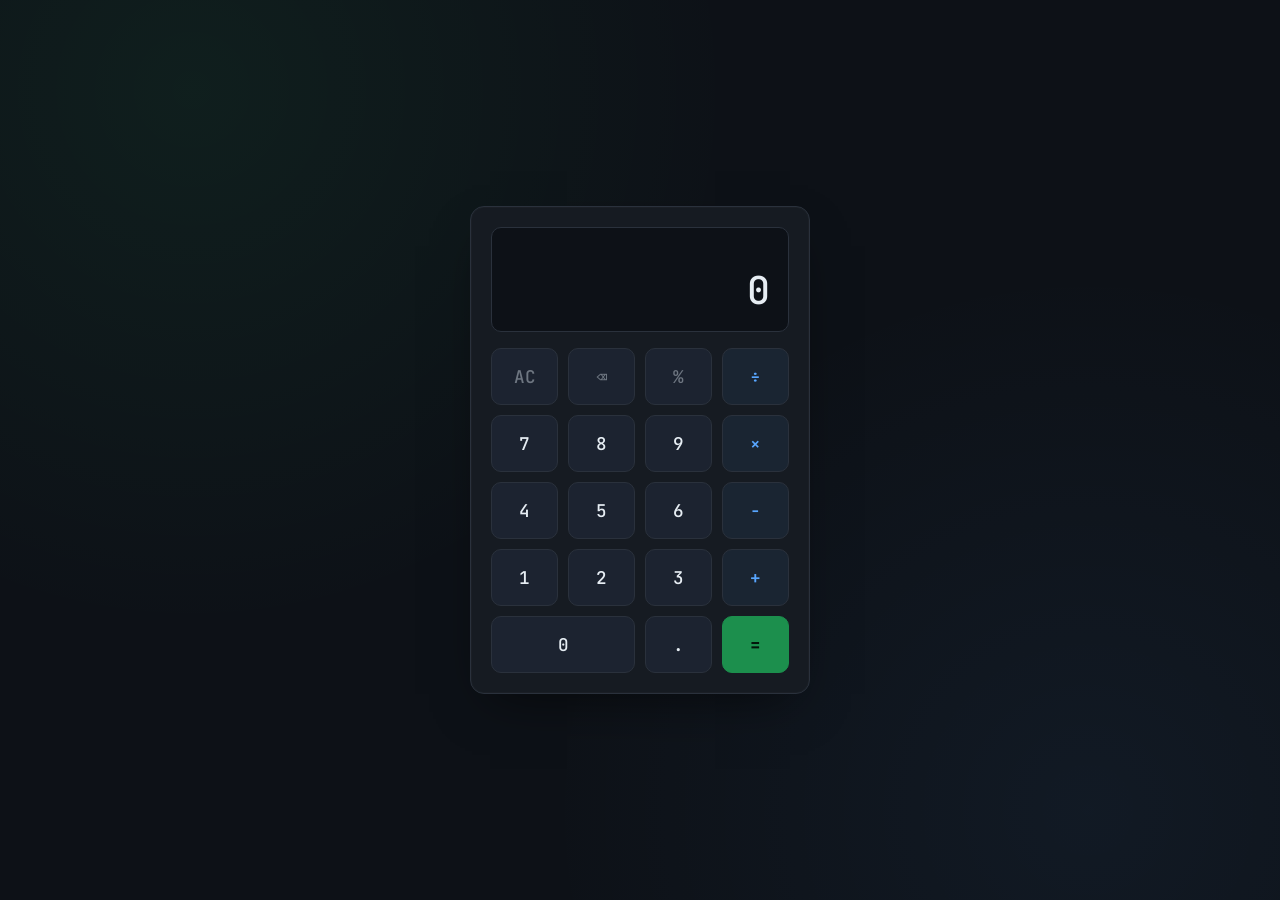
<file: Calulator/index.html>
<!DOCTYPE html>
<html lang="en">
<head>
  <meta charset="UTF-8" />
  <meta name="viewport" content="width=device-width, initial-scale=1.0" />
  <title>calculator</title>
  <link rel="stylesheet" href="style.css" />
</head>
<body>

  <main class="calculator" id="calculator">

    <div class="display">
      <div class="display__expression" id="expression" aria-hidden="true"></div>
      <div class="display__result" id="result">0</div>
    </div>

    <div class="keypad">
      <button class="key key--util" data-action="clear">AC</button>
      <button class="key key--util" data-action="backspace">⌫</button>
      <button class="key key--util" data-action="percent">%</button>
      <button class="key key--op" data-action="divide">÷</button>

      <button class="key key--num" data-num="7">7</button>
      <button class="key key--num" data-num="8">8</button>
      <button class="key key--num" data-num="9">9</button>
      <button class="key key--op" data-action="multiply">×</button>

      <button class="key key--num" data-num="4">4</button>
      <button class="key key--num" data-num="5">5</button>
      <button class="key key--num" data-num="6">6</button>
      <button class="key key--op" data-action="subtract">−</button>

      <button class="key key--num" data-num="1">1</button>
      <button class="key key--num" data-num="2">2</button>
      <button class="key key--num" data-num="3">3</button>
      <button class="key key--op" data-action="add">+</button>

      <button class="key key--num key--zero" data-num="0">0</button>
      <button class="key key--num" data-num=".">.</button>
      <button class="key key--equals" data-action="equals">=</button>
    </div>

  </main>

<script src="script.js"></script>
</body>
</html>
</file>
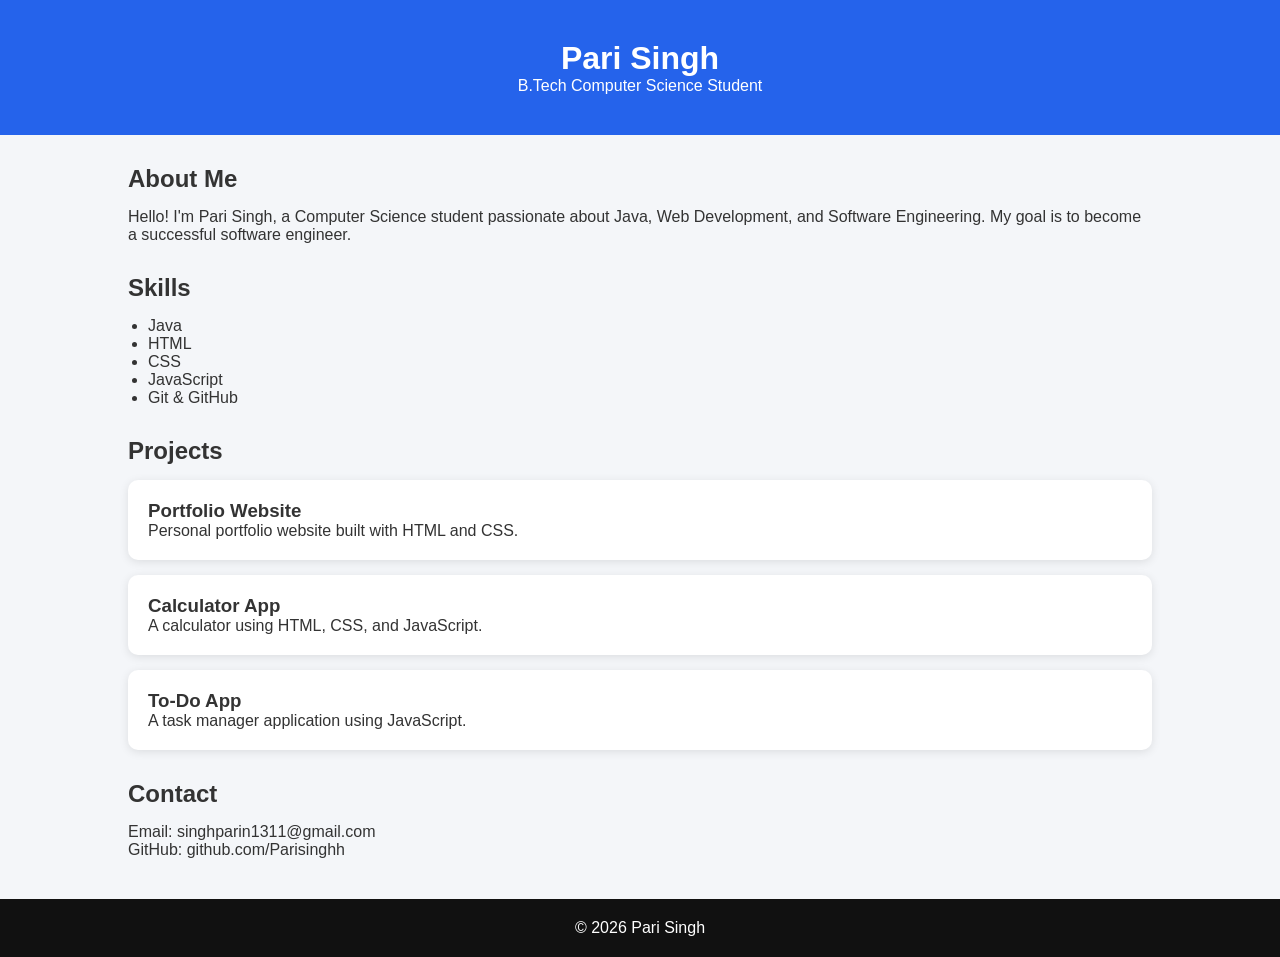
<file: portfolio-website/index.html>
<!DOCTYPE html>
<html lang="en">
<head>
    <meta charset="UTF-8">
    <meta name="viewport" content="width=device-width, initial-scale=1.0">
    <title>Pari Singh | Portfolio</title>
    <link rel="stylesheet" href="style.css">
</head>
<body>

    <header>
        <h1>Pari Singh</h1>
        <p>B.Tech Computer Science Student</p>
    </header>

    <section class="about">
        <h2>About Me</h2>
        <p>
            Hello! I'm Pari Singh, a Computer Science student passionate
            about Java, Web Development, and Software Engineering.
            My goal is to become a successful software engineer.
        </p>
    </section>

    <section class="skills">
        <h2>Skills</h2>
        <ul>
            <li>Java</li>
            <li>HTML</li>
            <li>CSS</li>
            <li>JavaScript</li>
            <li>Git & GitHub</li>
        </ul>
    </section>

    <section class="projects">
        <h2>Projects</h2>

        <div class="card">
            <h3>Portfolio Website</h3>
            <p>Personal portfolio website built with HTML and CSS.</p>
        </div>

        <div class="card">
            <h3>Calculator App</h3>
            <p>A calculator using HTML, CSS, and JavaScript.</p>
        </div>

        <div class="card">
            <h3>To-Do App</h3>
            <p>A task manager application using JavaScript.</p>
        </div>
    </section>

    <section class="contact">
        <h2>Contact</h2>
        <p>Email: singhparin1311@gmail.com</p>
        <p>GitHub: github.com/Parisinghh</p>
    </section>

    <footer>
        <p>©️ 2026 Pari Singh</p>
    </footer>

    <script src="script.js"></script>
</body>
</html>
</file>
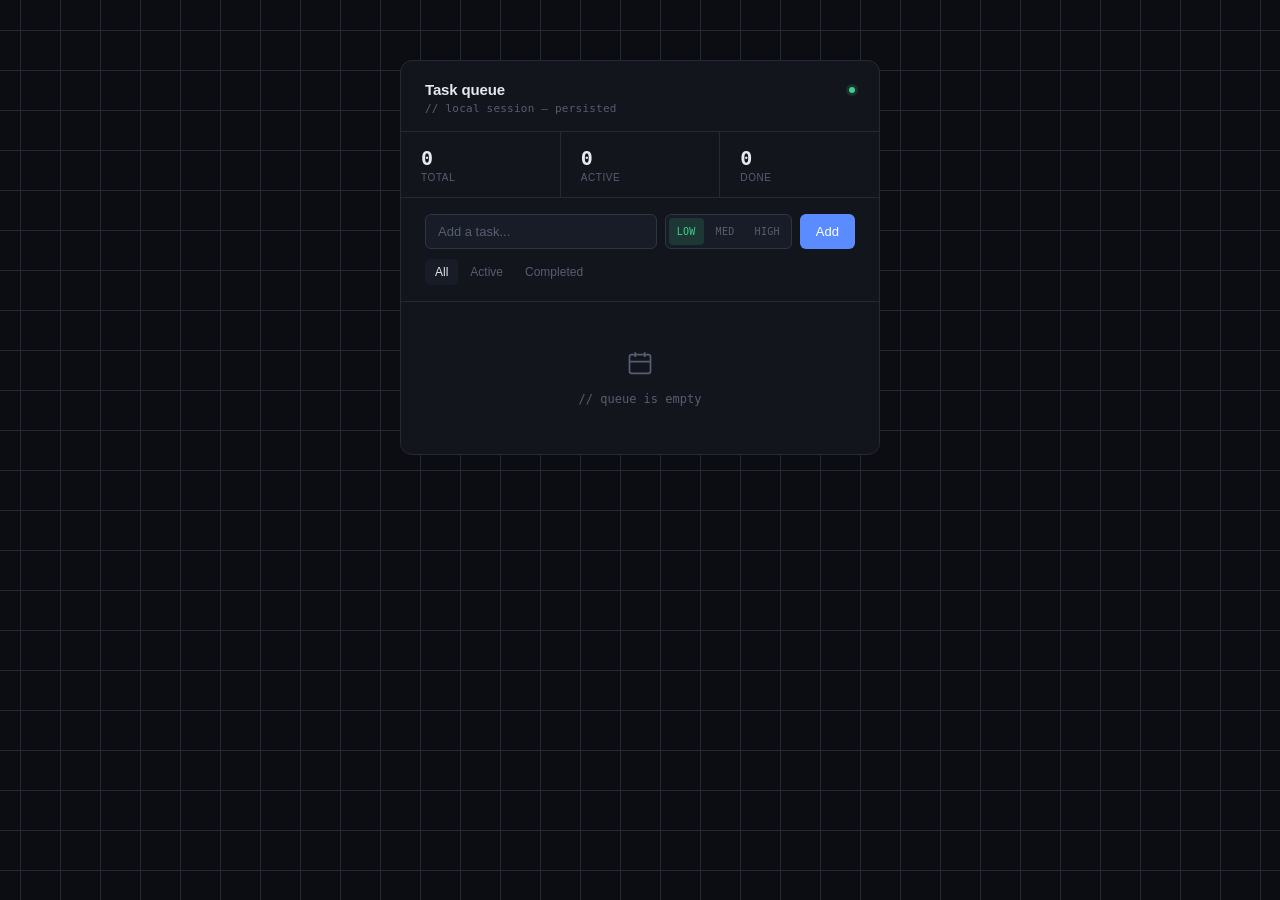
<file: To-do list App /index.html>
<!DOCTYPE html>
<html lang="en">
<head>
<meta charset="UTF-8">
<meta name="viewport" content="width=device-width, initial-scale=1.0">
<title>To-Do list</title>
<link rel="stylesheet" href="style.css">
</head>
<body>
<div class="container">
  <div class="header">
    <div class="header-top">
      <h1>Task queue</h1>
      <div class="status-dot"></div>
    </div>
    <div class="subtitle" id="subtitle">// local session</div>
  </div>

  <div class="stats">
    <div class="stat">
      <div class="stat-value" id="statTotal">0</div>
      <div class="stat-label">Total</div>
    </div>
    <div class="stat">
      <div class="stat-value" id="statActive">0</div>
      <div class="stat-label">Active</div>
    </div>
    <div class="stat">
      <div class="stat-value" id="statDone">0</div>
      <div class="stat-label">Done</div>
    </div>
  </div>

  <div class="input-section">
    <div class="input-row">
      <input type="text" id="taskInput" placeholder="Add a task..." maxlength="200">
      <div class="priority-select">
        <button class="priority-btn active" data-p="low">Low</button>
        <button class="priority-btn" data-p="med">Med</button>
        <button class="priority-btn" data-p="high">High</button>
      </div>
      <button class="add-btn" id="addBtn">Add</button>
    </div>
    <div class="filters">
      <button class="filter-btn active" data-f="all">All</button>
      <button class="filter-btn" data-f="active">Active</button>
      <button class="filter-btn" data-f="completed">Completed</button>
    </div>
  </div>

  <ul class="task-list" id="taskList"></ul>
  <div class="empty-state" id="emptyState" style="display:none;">
    <svg width="28" height="28" viewBox="0 0 24 24" fill="none" stroke="currentColor" stroke-width="1.5"><rect x="3" y="4" width="18" height="16" rx="2"/><path d="M8 2v4M16 2v4M3 10h18"/></svg>
    <p id="emptyText">// queue is empty</p>
  </div>
</div>
<script src="script.js"></script>
</body>
</html>
</file>
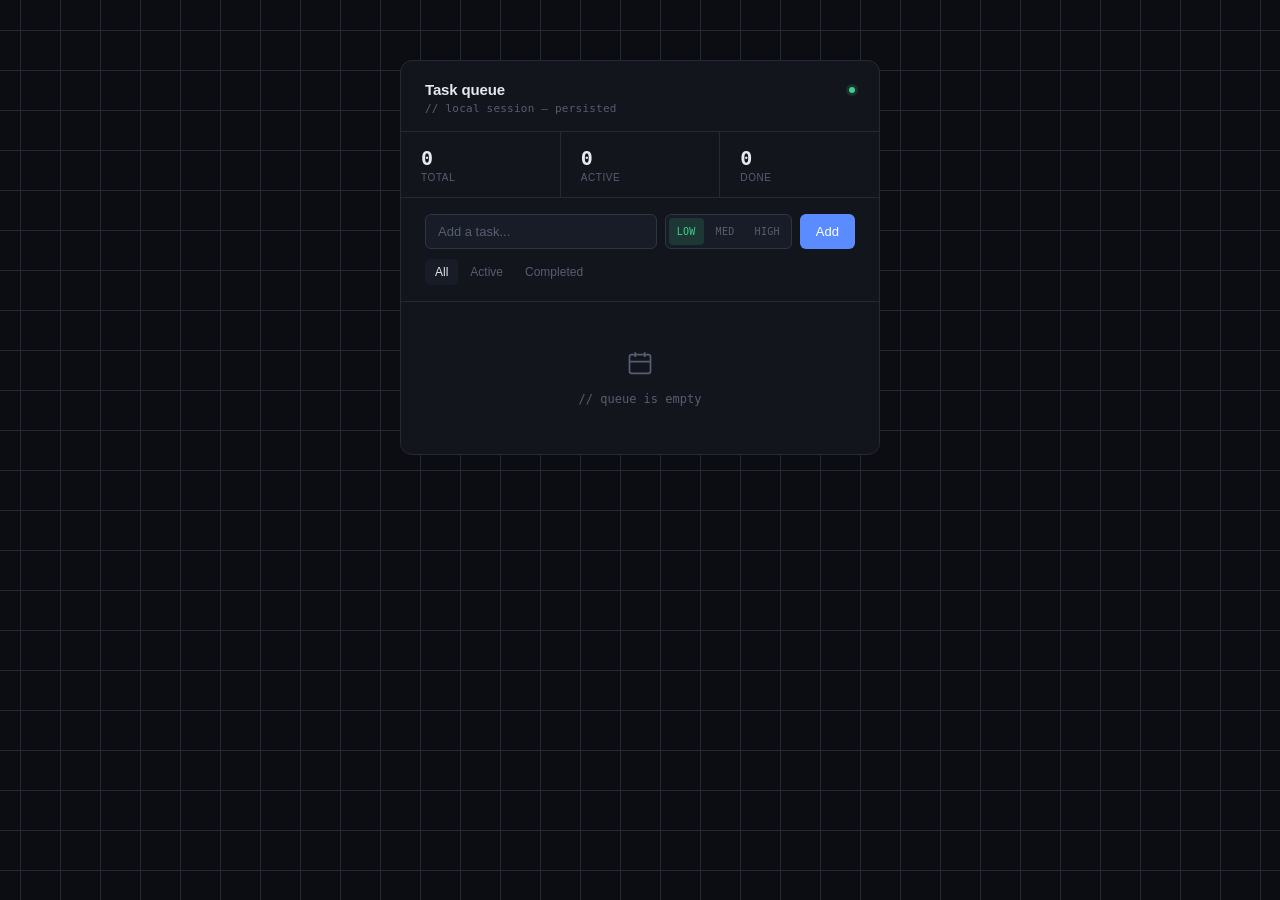
<file: To-do list App 2/index.html>
<!DOCTYPE html>
<html lang="en">
<head>
<meta charset="UTF-8">
<meta name="viewport" content="width=device-width, initial-scale=1.0">
<title>To-Do list</title>
<link rel="stylesheet" href="style.css">
</head>
<body>
<div class="container">
  <div class="header">
    <div class="header-top">
      <h1>Task queue</h1>
      <div class="status-dot"></div>
    </div>
    <div class="subtitle" id="subtitle">// local session</div>
  </div>

  <div class="stats">
    <div class="stat">
      <div class="stat-value" id="statTotal">0</div>
      <div class="stat-label">Total</div>
    </div>
    <div class="stat">
      <div class="stat-value" id="statActive">0</div>
      <div class="stat-label">Active</div>
    </div>
    <div class="stat">
      <div class="stat-value" id="statDone">0</div>
      <div class="stat-label">Done</div>
    </div>
  </div>

  <div class="input-section">
    <div class="input-row">
      <input type="text" id="taskInput" placeholder="Add a task..." maxlength="200">
      <div class="priority-select">
        <button class="priority-btn active" data-p="low">Low</button>
        <button class="priority-btn" data-p="med">Med</button>
        <button class="priority-btn" data-p="high">High</button>
      </div>
      <button class="add-btn" id="addBtn">Add</button>
    </div>
    <div class="filters">
      <button class="filter-btn active" data-f="all">All</button>
      <button class="filter-btn" data-f="active">Active</button>
      <button class="filter-btn" data-f="completed">Completed</button>
    </div>
  </div>

  <ul class="task-list" id="taskList"></ul>
  <div class="empty-state" id="emptyState" style="display:none;">
    <svg width="28" height="28" viewBox="0 0 24 24" fill="none" stroke="currentColor" stroke-width="1.5"><rect x="3" y="4" width="18" height="16" rx="2"/><path d="M8 2v4M16 2v4M3 10h18"/></svg>
    <p id="emptyText">// queue is empty</p>
  </div>
</div>
<script src="script.js"></script>
</body>
</html>
</file>
<file: Calulator/style.css>
@import url('https://fonts.googleapis.com/css2?family=JetBrains+Mono:wght@400;500;700&family=Space+Grotesk:wght@500;700&display=swap');

:root {
  --bg: #0d1117;
  --surface: #161b22;
  --surface-raised: #1c2330;
  --border: #2a313c;
  --text: #e6edf3;
  --text-dim: #6e7681;
  --accent: #39ff88;
  --accent-dim: #1c8f4d;
  --op: #58a6ff;
  --op-dim: #1f3a5c;
  --danger: #ff6b6b;

  --radius: 14px;
  --radius-sm: 10px;
}

* {
  box-sizing: border-box;
}

body {
  margin: 0;
  min-height: 100vh;
  background: var(--bg);
  background-image:
    radial-gradient(circle at 15% 10%, rgba(57, 255, 136, 0.06), transparent 40%),
    radial-gradient(circle at 85% 90%, rgba(88, 166, 255, 0.06), transparent 40%);
  display: flex;
  flex-direction: column;
  align-items: center;
  justify-content: center;
  gap: 18px;
  font-family: 'Space Grotesk', sans-serif;
  color: var(--text);
  padding: 24px;
}

.calculator {
  width: 100%;
  max-width: 340px;
  background: var(--surface);
  border: 1px solid var(--border);
  border-radius: var(--radius);
  padding: 20px;
  box-shadow:
    0 20px 50px -20px rgba(0, 0, 0, 0.6),
    0 0 0 1px rgba(255, 255, 255, 0.02) inset;
}

.display {
  background: var(--bg);
  border: 1px solid var(--border);
  border-radius: var(--radius-sm);
  padding: 22px 18px 16px;
  margin-bottom: 16px;
  text-align: right;
  overflow: hidden;
}

.display__expression {
  font-family: 'JetBrains Mono', monospace;
  font-size: 0.85rem;
  color: var(--text-dim);
  min-height: 1.2em;
  white-space: nowrap;
  overflow-x: auto;
  letter-spacing: 0.02em;
}

.display__result {
  font-family: 'JetBrains Mono', monospace;
  font-size: 2.4rem;
  font-weight: 500;
  line-height: 1.25;
  white-space: nowrap;
  overflow-x: auto;
  transition: color 0.15s ease;
}

.display__result.is-error {
  color: var(--danger);
  font-size: 1.5rem;
}

.keypad {
  display: grid;
  grid-template-columns: repeat(4, 1fr);
  gap: 10px;
}

.key {
  font-family: 'JetBrains Mono', monospace;
  font-size: 1.1rem;
  font-weight: 500;
  color: var(--text);
  background: var(--surface-raised);
  border: 1px solid var(--border);
  border-radius: var(--radius-sm);
  padding: 16px 0;
  cursor: pointer;
  transition: transform 0.08s ease, background 0.15s ease, border-color 0.15s ease;
  -webkit-tap-highlight-color: transparent;
  user-select: none;
}

.key:hover {
  border-color: rgba(255, 255, 255, 0.18);
}

.key:active,
.key.is-pressed {
  transform: scale(0.94);
}

.key--util {
  color: var(--text-dim);
}

.key--op {
  color: var(--op);
  background: rgba(88, 166, 255, 0.07);
}

.key--op:hover {
  background: rgba(88, 166, 255, 0.14);
  border-color: var(--op-dim);
}

.key--zero {
  grid-column: span 2;
}

.key--equals {
  grid-row: span 1;
  background: var(--accent-dim);
  color: #03150a;
  font-weight: 700;
  border-color: var(--accent-dim);
  box-shadow: 0 0 0px var(--accent);
}

.key--equals:hover {
  background: var(--accent);
  box-shadow: 0 0 24px -4px var(--accent);
}

@keyframes flash {
  0% { background: var(--border); }
  100% { background: var(--surface-raised); }
}

.key.is-flashed {
  animation: flash 0.25s ease;
}

.key--op.is-flashed {
  animation: none;
  background: rgba(88, 166, 255, 0.28);
}

.hint {
  font-family: 'JetBrains Mono', monospace;
  font-size: 0.75rem;
  color: var(--text-dim);
  letter-spacing: 0.02em;
}

@media (prefers-reduced-motion: reduce) {
  .key, .key:active, .key.is-pressed, .display__result {
    transition: none;
    animation: none;
  }
}

@media (max-width: 360px) {
  .display__result {
    font-size: 2rem;
  }
}
</file>
<file: portfolio-website/style.css>
*{
    margin:0;
    padding:0;
    box-sizing:border-box;
    font-family:Arial, sans-serif;
}

body{
    background:#f4f6f9;
    color:#333;
}

header{
    background:#2563eb;
    color:white;
    text-align:center;
    padding:40px;
}

section{
    width:80%;
    margin:30px auto;
}

h2{
    margin-bottom:15px;
}

ul{
    margin-left:20px;
}

.card{
    background:white;
    padding:20px;
    margin:15px 0;
    border-radius:10px;
    box-shadow:0 2px 10px rgba(0,0,0,0.1);
}

footer{
    background:#111;
    color:white;
    text-align:center;
    padding:20px;
    margin-top:40px;
}
</file>
<file: To-do list App /style.css>
:root{
  --bg:#0b0d12;
  --surface:#12151c;
  --surface-2:#181c26;
  --border:#242938;
  --border-light:#2e3446;
  --text:#e6e9f0;
  --text-dim:#8b93a7;
  --text-faint:#565e72;
  --accent:#5b8cff;
  --accent-dim:#2a3a5c;
  --success:#3ecf8e;
  --warn:#f5a623;
  --danger:#f0555f;
  --mono:'SF Mono', 'Consolas', 'Monaco', monospace;
  --sans:'Inter', -apple-system, 'Segoe UI', sans-serif;
}
*{margin:0;padding:0;box-sizing:border-box;font-family:var(--sans);}
body{
  background:var(--bg);
  background-image:
    linear-gradient(var(--border) 1px, transparent 1px),
    linear-gradient(90deg, var(--border) 1px, transparent 1px);
  background-size:40px 40px;
  background-position:center;
  min-height:100vh;
  display:flex;
  justify-content:center;
  align-items:flex-start;
  padding:60px 20px;
}
.container{
  width:480px;
  background:var(--surface);
  border:1px solid var(--border);
  border-radius:12px;
  overflow:hidden;
}
.header{
  padding:20px 24px 16px;
  border-bottom:1px solid var(--border);
}
.header-top{
  display:flex;
  align-items:center;
  justify-content:space-between;
  margin-bottom:4px;
}
h1{
  font-size:15px;
  font-weight:600;
  color:var(--text);
  letter-spacing:-0.01em;
}
.status-dot{
  width:6px;height:6px;border-radius:50%;
  background:var(--success);
  box-shadow:0 0 0 3px rgba(62,207,142,0.15);
}
.subtitle{
  font-family:var(--mono);
  font-size:11px;
  color:var(--text-faint);
  letter-spacing:0.02em;
}
.stats{
  display:grid;
  grid-template-columns:repeat(3,1fr);
  gap:1px;
  background:var(--border);
  border-bottom:1px solid var(--border);
}
.stat{
  background:var(--surface);
  padding:14px 20px;
}
.stat-value{
  font-family:var(--mono);
  font-size:20px;
  font-weight:600;
  color:var(--text);
  line-height:1.2;
}
.stat-label{
  font-size:10px;
  color:var(--text-faint);
  text-transform:uppercase;
  letter-spacing:0.06em;
  margin-top:2px;
}
.input-section{
  padding:16px 24px;
  border-bottom:1px solid var(--border);
}
.input-row{
  display:flex;
  gap:8px;
  margin-bottom:10px;
}
.input-row input[type="text"]{
  flex:1;
  background:var(--surface-2);
  border:1px solid var(--border-light);
  color:var(--text);
  padding:9px 12px;
  border-radius:6px;
  font-size:13px;
  outline:none;
  transition:border-color .15s;
}
.input-row input[type="text"]::placeholder{color:var(--text-faint);}
.input-row input[type="text"]:focus{border-color:var(--accent);}
.priority-select{
  display:flex;
  gap:4px;
  background:var(--surface-2);
  border:1px solid var(--border-light);
  border-radius:6px;
  padding:3px;
}
.priority-btn{
  background:none;
  border:none;
  color:var(--text-faint);
  font-family:var(--mono);
  font-size:10px;
  padding:5px 8px;
  border-radius:4px;
  cursor:pointer;
  text-transform:uppercase;
  letter-spacing:0.03em;
  transition:.15s;
}
.priority-btn.active[data-p="low"]{background:rgba(62,207,142,0.15);color:var(--success);}
.priority-btn.active[data-p="med"]{background:rgba(245,166,35,0.15);color:var(--warn);}
.priority-btn.active[data-p="high"]{background:rgba(240,85,95,0.15);color:var(--danger);}
.add-btn{
  background:var(--accent);
  color:#fff;
  border:none;
  padding:9px 16px;
  border-radius:6px;
  font-size:13px;
  font-weight:500;
  cursor:pointer;
  transition:background .15s;
}
.add-btn:hover{background:#4a7ae8;}
.filters{
  display:flex;
  gap:2px;
}
.filter-btn{
  background:none;
  border:none;
  color:var(--text-faint);
  font-size:12px;
  padding:6px 10px;
  border-radius:5px;
  cursor:pointer;
  transition:.15s;
}
.filter-btn:hover{color:var(--text-dim);}
.filter-btn.active{background:var(--surface-2);color:var(--text);}
.task-list{
  list-style:none;
  max-height:400px;
  overflow-y:auto;
}
.task-list::-webkit-scrollbar{width:6px;}
.task-list::-webkit-scrollbar-thumb{background:var(--border-light);border-radius:3px;}
li.task{
  display:flex;
  align-items:center;
  gap:10px;
  padding:12px 24px;
  border-bottom:1px solid var(--border);
  transition:background .15s;
  animation:slideIn .2s ease;
}
@keyframes slideIn{
  from{opacity:0;transform:translateY(-4px);}
  to{opacity:1;transform:translateY(0);}
}
li.task:hover{background:var(--surface-2);}
li.task:last-child{border-bottom:none;}
.checkbox{
  width:16px;height:16px;
  border-radius:4px;
  border:1.5px solid var(--border-light);
  background:none;
  cursor:pointer;
  flex-shrink:0;
  display:flex;
  align-items:center;
  justify-content:center;
  transition:.15s;
}
.checkbox.checked{background:var(--accent);border-color:var(--accent);}
.checkbox svg{width:10px;height:10px;opacity:0;transition:.15s;}
.checkbox.checked svg{opacity:1;}
.priority-tag{
  width:5px;height:5px;
  border-radius:50%;
  flex-shrink:0;
}
.priority-tag.low{background:var(--success);}
.priority-tag.med{background:var(--warn);}
.priority-tag.high{background:var(--danger);}
.task-text{
  flex:1;
  font-size:13px;
  color:var(--text);
  word-break:break-word;
}
.task-text.completed{
  text-decoration:line-through;
  color:var(--text-faint);
}
.edit-input{
  flex:1;
  background:var(--surface-2);
  border:1px solid var(--accent);
  color:var(--text);
  padding:4px 8px;
  border-radius:4px;
  font-size:13px;
  outline:none;
}
.task-actions{
  display:flex;
  gap:2px;
  opacity:0;
  transition:opacity .15s;
}
li.task:hover .task-actions{opacity:1;}
.icon-btn{
  background:none;
  border:none;
  color:var(--text-faint);
  cursor:pointer;
  padding:5px;
  border-radius:4px;
  display:flex;
  align-items:center;
  justify-content:center;
  transition:.15s;
}
.icon-btn:hover{color:var(--text);background:var(--border-light);}
.icon-btn.danger:hover{color:var(--danger);}
.empty-state{
  padding:48px 24px;
  text-align:center;
}
.empty-state svg{color:var(--text-faint);margin-bottom:10px;}
.empty-state p{font-size:12px;color:var(--text-faint);font-family:var(--mono);}
</file>
<file: To-do list App 2/style.css>
:root{
  --bg:#0b0d12;
  --surface:#12151c;
  --surface-2:#181c26;
  --border:#242938;
  --border-light:#2e3446;
  --text:#e6e9f0;
  --text-dim:#8b93a7;
  --text-faint:#565e72;
  --accent:#5b8cff;
  --accent-dim:#2a3a5c;
  --success:#3ecf8e;
  --warn:#f5a623;
  --danger:#f0555f;
  --mono:'SF Mono', 'Consolas', 'Monaco', monospace;
  --sans:'Inter', -apple-system, 'Segoe UI', sans-serif;
}
*{margin:0;padding:0;box-sizing:border-box;font-family:var(--sans);}
body{
  background:var(--bg);
  background-image:
    linear-gradient(var(--border) 1px, transparent 1px),
    linear-gradient(90deg, var(--border) 1px, transparent 1px);
  background-size:40px 40px;
  background-position:center;
  min-height:100vh;
  display:flex;
  justify-content:center;
  align-items:flex-start;
  padding:60px 20px;
}
.container{
  width:480px;
  background:var(--surface);
  border:1px solid var(--border);
  border-radius:12px;
  overflow:hidden;
}
.header{
  padding:20px 24px 16px;
  border-bottom:1px solid var(--border);
}
.header-top{
  display:flex;
  align-items:center;
  justify-content:space-between;
  margin-bottom:4px;
}
h1{
  font-size:15px;
  font-weight:600;
  color:var(--text);
  letter-spacing:-0.01em;
}
.status-dot{
  width:6px;height:6px;border-radius:50%;
  background:var(--success);
  box-shadow:0 0 0 3px rgba(62,207,142,0.15);
}
.subtitle{
  font-family:var(--mono);
  font-size:11px;
  color:var(--text-faint);
  letter-spacing:0.02em;
}
.stats{
  display:grid;
  grid-template-columns:repeat(3,1fr);
  gap:1px;
  background:var(--border);
  border-bottom:1px solid var(--border);
}
.stat{
  background:var(--surface);
  padding:14px 20px;
}
.stat-value{
  font-family:var(--mono);
  font-size:20px;
  font-weight:600;
  color:var(--text);
  line-height:1.2;
}
.stat-label{
  font-size:10px;
  color:var(--text-faint);
  text-transform:uppercase;
  letter-spacing:0.06em;
  margin-top:2px;
}
.input-section{
  padding:16px 24px;
  border-bottom:1px solid var(--border);
}
.input-row{
  display:flex;
  gap:8px;
  margin-bottom:10px;
}
.input-row input[type="text"]{
  flex:1;
  background:var(--surface-2);
  border:1px solid var(--border-light);
  color:var(--text);
  padding:9px 12px;
  border-radius:6px;
  font-size:13px;
  outline:none;
  transition:border-color .15s;
}
.input-row input[type="text"]::placeholder{color:var(--text-faint);}
.input-row input[type="text"]:focus{border-color:var(--accent);}
.priority-select{
  display:flex;
  gap:4px;
  background:var(--surface-2);
  border:1px solid var(--border-light);
  border-radius:6px;
  padding:3px;
}
.priority-btn{
  background:none;
  border:none;
  color:var(--text-faint);
  font-family:var(--mono);
  font-size:10px;
  padding:5px 8px;
  border-radius:4px;
  cursor:pointer;
  text-transform:uppercase;
  letter-spacing:0.03em;
  transition:.15s;
}
.priority-btn.active[data-p="low"]{background:rgba(62,207,142,0.15);color:var(--success);}
.priority-btn.active[data-p="med"]{background:rgba(245,166,35,0.15);color:var(--warn);}
.priority-btn.active[data-p="high"]{background:rgba(240,85,95,0.15);color:var(--danger);}
.add-btn{
  background:var(--accent);
  color:#fff;
  border:none;
  padding:9px 16px;
  border-radius:6px;
  font-size:13px;
  font-weight:500;
  cursor:pointer;
  transition:background .15s;
}
.add-btn:hover{background:#4a7ae8;}
.filters{
  display:flex;
  gap:2px;
}
.filter-btn{
  background:none;
  border:none;
  color:var(--text-faint);
  font-size:12px;
  padding:6px 10px;
  border-radius:5px;
  cursor:pointer;
  transition:.15s;
}
.filter-btn:hover{color:var(--text-dim);}
.filter-btn.active{background:var(--surface-2);color:var(--text);}
.task-list{
  list-style:none;
  max-height:400px;
  overflow-y:auto;
}
.task-list::-webkit-scrollbar{width:6px;}
.task-list::-webkit-scrollbar-thumb{background:var(--border-light);border-radius:3px;}
li.task{
  display:flex;
  align-items:center;
  gap:10px;
  padding:12px 24px;
  border-bottom:1px solid var(--border);
  transition:background .15s;
  animation:slideIn .2s ease;
}
@keyframes slideIn{
  from{opacity:0;transform:translateY(-4px);}
  to{opacity:1;transform:translateY(0);}
}
li.task:hover{background:var(--surface-2);}
li.task:last-child{border-bottom:none;}
.checkbox{
  width:16px;height:16px;
  border-radius:4px;
  border:1.5px solid var(--border-light);
  background:none;
  cursor:pointer;
  flex-shrink:0;
  display:flex;
  align-items:center;
  justify-content:center;
  transition:.15s;
}
.checkbox.checked{background:var(--accent);border-color:var(--accent);}
.checkbox svg{width:10px;height:10px;opacity:0;transition:.15s;}
.checkbox.checked svg{opacity:1;}
.priority-tag{
  width:5px;height:5px;
  border-radius:50%;
  flex-shrink:0;
}
.priority-tag.low{background:var(--success);}
.priority-tag.med{background:var(--warn);}
.priority-tag.high{background:var(--danger);}
.task-text{
  flex:1;
  font-size:13px;
  color:var(--text);
  word-break:break-word;
}
.task-text.completed{
  text-decoration:line-through;
  color:var(--text-faint);
}
.edit-input{
  flex:1;
  background:var(--surface-2);
  border:1px solid var(--accent);
  color:var(--text);
  padding:4px 8px;
  border-radius:4px;
  font-size:13px;
  outline:none;
}
.task-actions{
  display:flex;
  gap:2px;
  opacity:0;
  transition:opacity .15s;
}
li.task:hover .task-actions{opacity:1;}
.icon-btn{
  background:none;
  border:none;
  color:var(--text-faint);
  cursor:pointer;
  padding:5px;
  border-radius:4px;
  display:flex;
  align-items:center;
  justify-content:center;
  transition:.15s;
}
.icon-btn:hover{color:var(--text);background:var(--border-light);}
.icon-btn.danger:hover{color:var(--danger);}
.empty-state{
  padding:48px 24px;
  text-align:center;
}
.empty-state svg{color:var(--text-faint);margin-bottom:10px;}
.empty-state p{font-size:12px;color:var(--text-faint);font-family:var(--mono);}
</file>
